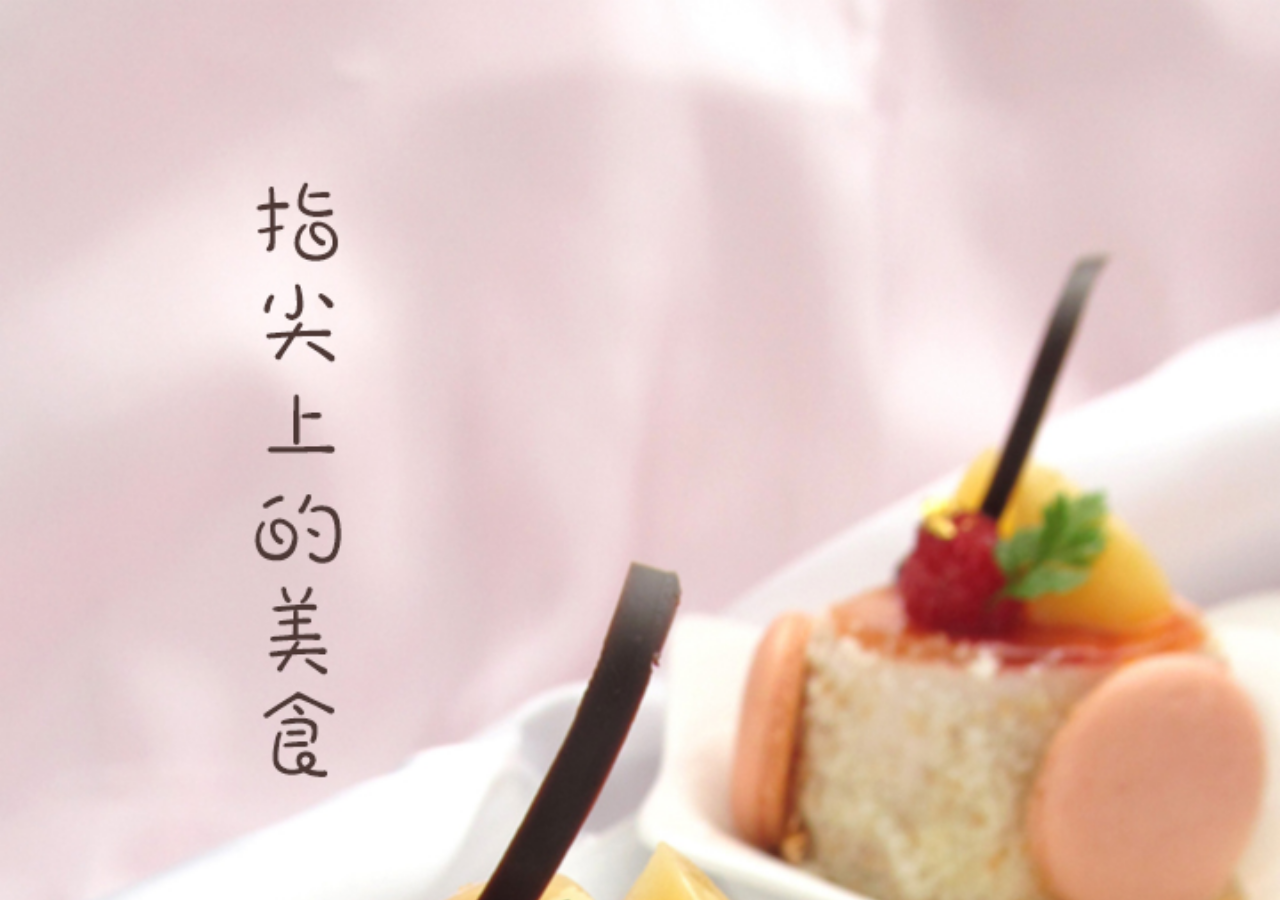
<file: guide.html>
<!DOCTYPE html>
<html>
	<head>
		<meta charset="utf-8">
		<title>Hello MUI</title>
		<meta name="viewport" content="width=device-width, initial-scale=1,maximum-scale=1,user-scalable=no">
		<link rel="stylesheet" href="css/mui.min.css">
		<style>
			#close {
				position: absolute;
				width: 160px;
				left: 50%;
				margin-left: -80px;
				bottom: 15%;
				padding: 10px;
				color: #fff;
				border-color: #fff;
			}
			.item-logo {
				width: 100%;
				height: 100%;
				position: relative;
			}
			.item-logo a {
				width: 200px;
				height: 200px;
				display: block;
				border: 1px solid #FFFFFF;
				border-color: rgba(255, 255, 255, 0.5);
				text-align: center;
				line-height: 200px;
				border-radius: 50%;
				font-size: 40px;
				color: #fff;
				position: absolute;
				top: 15%;
				left: 50%;
				margin-left: -100px;
			}
			.animate {
				position: absolute;
				left: 0;
				bottom: 15%;
				width: 100%;
				color: #fff;
				display: -moz-box;
			}
			.animate h2 {
				text-align: center;
				margin-bottom: 20px;
			}
			.animate li {
				width: 50%;
				height: 30px;
				line-height: 30px;
				list-style: none;
				font-size: 16px;
				text-align: right;
			}
			.animate li:nth-child(3) {
				text-align: left;
				float: right;
			}
			.animated {
				-webkit-animation-duration: 1s;
				-webkit-animation-play-state: paused;
				-webkit-animation-fill-mode: both;
			}
			.guide-show .bounceInDown {
				-webkit-animation-name: bounceInDown;
				-webkit-animation-play-state: running;
				-webkit-animation-delay: 1s;
				display: block;
			}
			.guide-show .bounceInLeft {
				-webkit-animation-name: bounceInLeft;
				display: block;
				-webkit-animation-play-state: running;
			}
			.guide-show .bounceInRight {
				-webkit-animation-name: bounceInRight;
				display: block;
				-webkit-animation-play-state: running;
				-webkit-animation-delay: 0.5s;
			}
			@-webkit-keyframes bounceInDown {
				0%, 60%, 75%, 90%, 100% {
					-webkit-animation-timing-function: cubic-bezier(0.215, 0.610, 0.355, 1.000);
					animation-timing-function: cubic-bezier(0.215, 0.610, 0.355, 1.000);
				}
				0% {
					opacity: 0;
					-webkit-transform: translate3d(0, -3000px, 0);
					transform: translate3d(0, -3000px, 0);
				}
				60% {
					opacity: 1;
					-webkit-transform: translate3d(0, 25px, 0);
					transform: translate3d(0, 25px, 0);
				}
				75% {
					-webkit-transform: translate3d(0, -5px, 0);
					transform: translate3d(0, -5px, 0);
				}
				90% {
					-webkit-transform: translate3d(0, 3px, 0);
					transform: translate3d(0, 3px, 0);
				}
				100% {
					-webkit-transform: none;
					transform: none;
				}
			}
			@-webkit-keyframes bounceInLeft {
				0%, 60%, 75%, 90%, 100% {
					-webkit-animation-timing-function: cubic-bezier(0.215, 0.610, 0.355, 1.000);
					animation-timing-function: cubic-bezier(0.215, 0.610, 0.355, 1.000);
				}
				0% {
					opacity: 0;
					-webkit-transform: translate3d(-3000px, 0, 0);
					transform: translate3d(-3000px, 0, 0);
				}
				60% {
					opacity: 1;
					-webkit-transform: translate3d(25px, 0, 0);
					transform: translate3d(25px, 0, 0);
				}
				75% {
					-webkit-transform: translate3d(-10px, 0, 0);
					transform: translate3d(-10px, 0, 0);
				}
				90% {
					-webkit-transform: translate3d(5px, 0, 0);
					transform: translate3d(5px, 0, 0);
				}
				100% {
					-webkit-transform: none;
					transform: none;
				}
			}
			@-webkit-keyframes bounceInRight {
				0%, 60%, 75%, 90%, 100% {
					-webkit-animation-timing-function: cubic-bezier(0.215, 0.610, 0.355, 1.000);
					animation-timing-function: cubic-bezier(0.215, 0.610, 0.355, 1.000);
				}
				0% {
					opacity: 0;
					-webkit-transform: translate3d(3000px, 0, 0);
					transform: translate3d(3000px, 0, 0);
				}
				60% {
					opacity: 1;
					-webkit-transform: translate3d(-25px, 0, 0);
					transform: translate3d(-25px, 0, 0);
				}
				75% {
					-webkit-transform: translate3d(10px, 0, 0);
					transform: translate3d(10px, 0, 0);
				}
				90% {
					-webkit-transform: translate3d(-5px, 0, 0);
					transform: translate3d(-5px, 0, 0);
				}
				100% {
					-webkit-transform: none;
					transform: none;
				}
			}
		</style>
	</head>

	<body>
		<div id="slider" class="mui-slider mui-fullscreen" style="background-color: black;">
			<div class="mui-slider-group">
				<!-- 第一张 -->
				<div class="mui-slider-item">
					<img src="images/guide1.jpg"/>-->
				</div>
				<div class="mui-slider-item">
					<img src="images/guide2.jpg"/>-->
				</div>
				<!-- 第二张 -->
				<div class="mui-slider-item">
						<div  style="position: absolute;z-index: 5;width: 100%;height: 100%;"onclick="location='login.html'" >
							<!--<button id='close' class="mui-btn mui-btn-warning mui-btn-outlined" ></button>--><!--onclick="location='main.html'"也可以直接跳转过去-->
						</div>
						<img src="images/guide3.jpg"/>
						
				</div>
			</div>
				<!-- 第三张 -->
			
				<!-- 第四张 -->
				
			<!--<div class="mui-slider-indicator">
				<div class="mui-indicator mui-active"></div>
				<div class="mui-indicator"></div>
			
			</div>-->
		</div>
		<script src="js/mui.min.js"></script>

	</body>

</html>
</file>
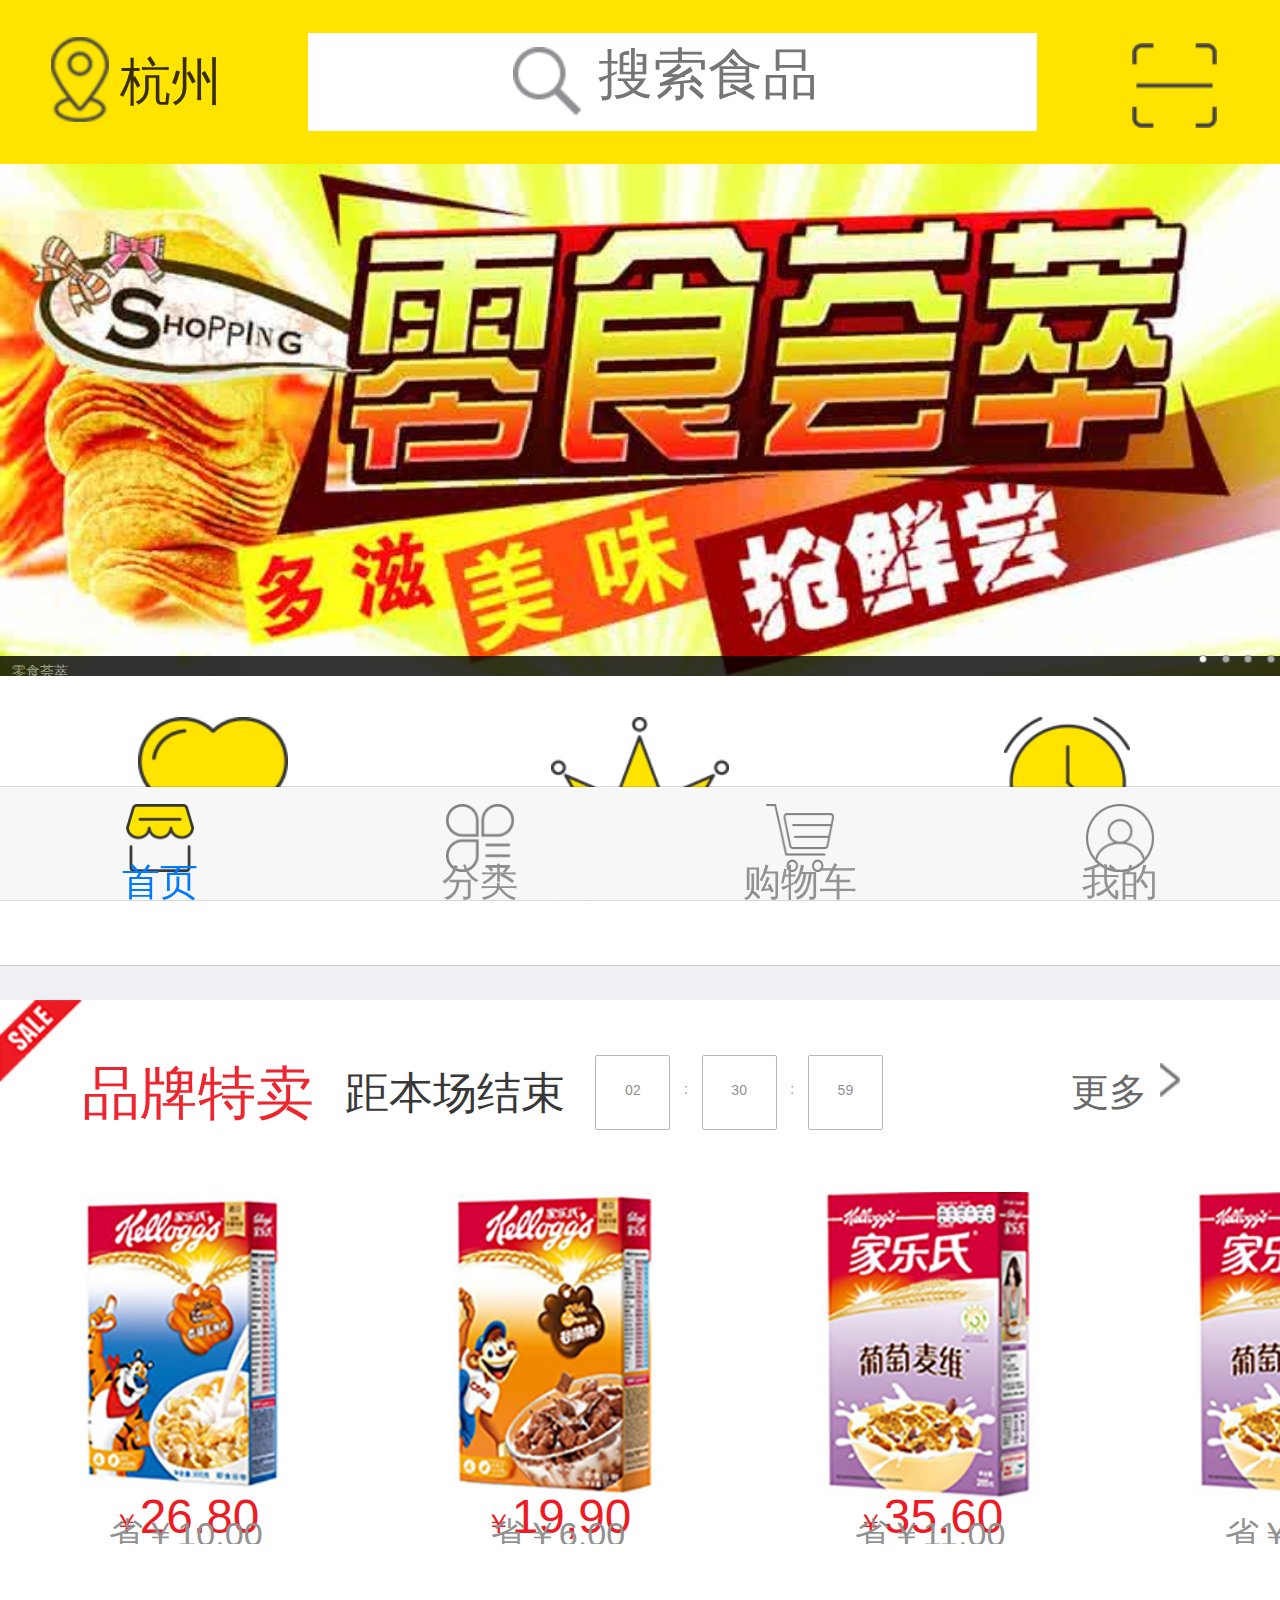
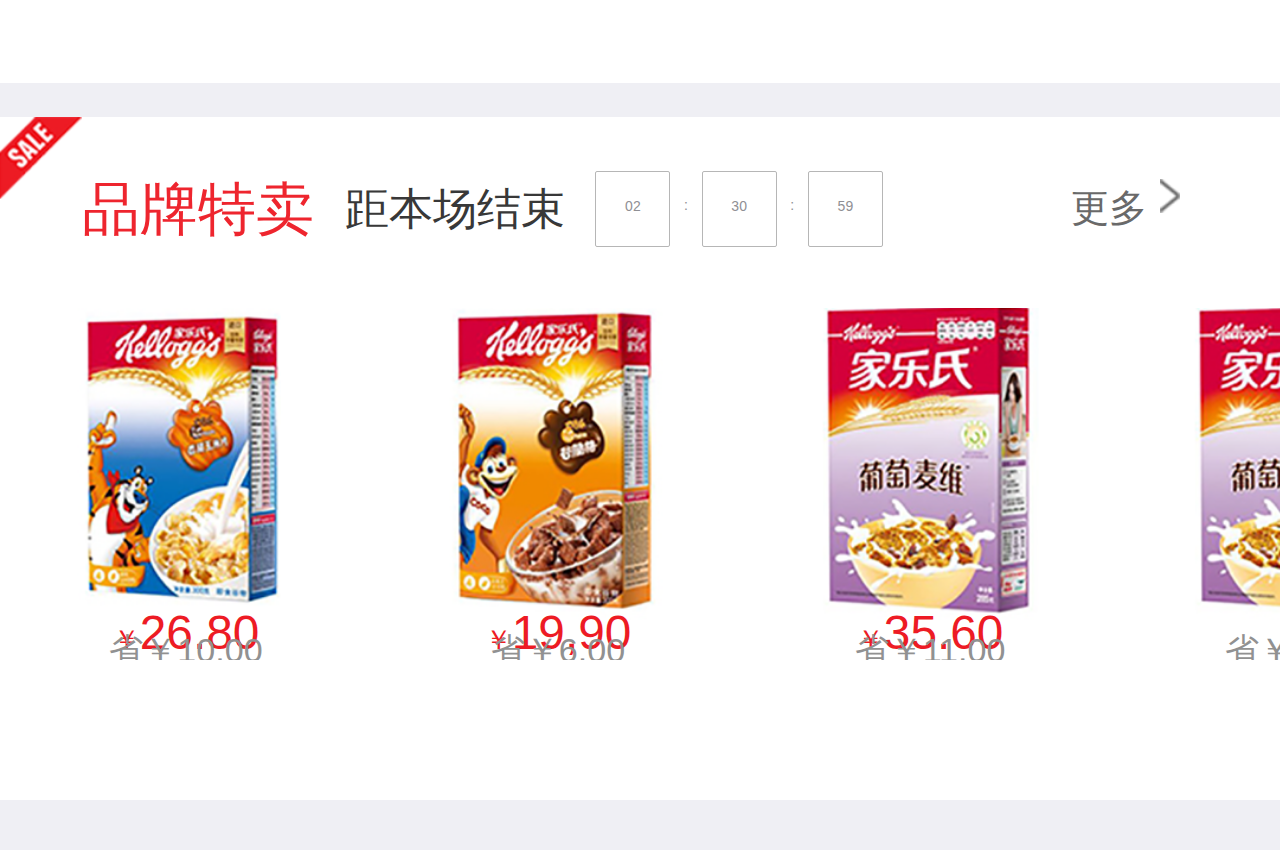
<file: main.html>
﻿<!DOCTYPE html>
<html>
	<head>
		<meta charset="utf-8">
		<meta name="viewport" content="width=device-width,initial-scale=1,minimum-scale=1,maximum-scale=1,user-scalable=no" />
		<title></title>
		<link href="css/mui.min.css" rel="stylesheet" href="css/main.css"/>
		<link rel="stylesheet" href="css/main.css"/>
		<script src="js/mui.min.js"></script>
		<script src="js/jquery-3.1.1.min.js"></script>
		<script src="js/main.js"></script>
    	<script type="text/javascript" charset="utf-8">
			document.documentElement.style.fontSize = document.documentElement.clientWidth/7.5+'px';
		</script>
		<style>
			ul {
				font-size: 14px;
				color: #8f8f94;
			}
			.clearr{clear: both;}
			.mui-btn {
				padding: 10px;
			}
			nav span{font-size: 0.22rem;}
			nav a img{width: 0.4rem;height: 0.4rem;margin: 0.1rem auto 0;display: block;}
			.mui-tab-item .no1{display: block;} 
			.mui-tab-item .no2{display: none;}
			.mui-active .no1{display: none;}
			.mui-active .no2{display: block;} 
			.mui-slider-group .mui-slider-item img{width: 100%;height: 3.06rem;}
		</style>
	</head>
	<body>	
		<!--<header class="mui-bar mui-bar-nav" style="padding-right: 15px; ">
			<h1 class="mui-title">登录模板</h1>
			<button id='setting' class=" mui-pull-right mui-btn-link">设置</button>
		</header>-->
		
		
		<!--底部-->
		<nav class="mui-bar mui-bar-tab">
			<a class="mui-tab-item mui-active" href="#tabbar">
				<img src="images/fl_sy@3x.png" class="no1"/><img src="images/sy_sy@3x.png" class="no2"/>
				<span class="mui-tab-label">首页</span>
			</a>
			<a class="mui-tab-item" href="#tabbar-with-chat">
				<img src="images/sy_fl@3x.png" class="no1"/><img src="images/fl_fl@3x.png" class="no2"/>
				<span class="mui-tab-label">分类</span>
			</a>
			<a class="mui-tab-item" href="#tabbar-with-contact">
				<img src="images/fl_gwc@3x.png" class="no1"/><img src="images/gwc_gwc@3x.png" class="no2"/>
				<span class="mui-tab-label">购物车</span>
			</a>
			<a class="mui-tab-item" href="#tabbar-with-map">
				<img src="images/fl_wode@3x.png" class="no1"/><img src="images/wd_wd@3x.png" class="no2"/>
				<span class="mui-tab-label">我的</span>
			</a>
		</nav>
		
		
		<div class="mui-content" style=" position: absolute; overflow:auto;width: 7.5rem;">
			<!--第一页-->
			<div id="tabbar" class="mui-control-content mui-active">
				<div class="sy_header">
					<a class="sy_header_address"><img src="images/sy_dw@3x.png"/></a>
					<a class="sy_header_hz">杭州</a>
					<div class="sy_header_search">
						<a><img src="images/sy_search@3x.png"/></a> 
						<input type="text" name="" id="" value="" placeholder="搜索食品"/>
					</div>
					<a class="sy_header_sys"><img src="images/sy_sys@3x.png"/></a>
				</div>
				<!--<div class="sy_banner">
					<img src="images/banner_first@3x.png"/>
				</div>-->
				<div class="mui-content">
			<div id="slider" class="mui-slider" style="height: 3rem;margin-top: 0.96rem;">
				<div class="mui-slider-group mui-slider-loop">
					<!-- 额外增加的一个节点(循环轮播：第一个节点是最后一张轮播) -->
					<div class="mui-slider-item mui-slider-item-duplicate">
						<a href="#">
							<img src="images/banner4.jpg">
							<p class="mui-slider-title">静静看这世界</p>
						</a>
					</div>
					<div class="mui-slider-item">
						<a href="#">
							<img src="images/banner4.jpg">
							<p class="mui-slider-title">零食荟萃</p>
						</a>
					</div>
					<div class="mui-slider-item">
						<a href="#">
							<img src="images/banner1.jpg">
							<p class="mui-slider-title">老叶-温州好味道</p>
						</a>
					</div>
					<div class="mui-slider-item">
						<a href="#">
							<img src="images/banner5.jpg">
							<p class="mui-slider-title">超级大回馈</p>
						</a>
					</div>
					<div class="mui-slider-item">
						<a href="#">
							<img src="images/banner3.jpg">
							<p class="mui-slider-title">吃货最光荣</p>
						</a>
					</div>
					<!-- 额外增加的一个节点(循环轮播：最后一个节点是第一张轮播) -->
					<div class="mui-slider-item mui-slider-item-duplicate">
						<a href="#">
							<img src="images/banner4.jpg"/>
							<p class="mui-slider-title">零食荟萃</p>
						</a>
					</div>
				</div>
				<div class="mui-slider-indicator mui-text-right">
					<div class="mui-indicator mui-active"></div>
					<div class="mui-indicator"></div>
					<div class="mui-indicator"></div>
					<div class="mui-indicator"></div>
				</div>
			</div>
		</div>
				
				<div class="sy_menu">
					<a><img src="images/sy_cnxh@3x.png"/><span>猜你喜欢</span></a>
					<a><img src="images/sy_rxtj@3x.png"/><span>热销推荐</span></a>
					<a><img src="images/sy_xsth@3x.png"/><span>限时特惠</span></a>
				</div>
				
				<div class="sy_content">
					<a><img src="images/sy_sale@3x.png"/></a>
					<div class="sy_brand">
						<ul>
							<li>品牌特卖</li>
							<li>距本场结束</li>
							<li>02</li>
							<li>:</li>
							<li>30</li>
							<li>:</li>
							<li>59</li>
							<li>更多</li>
							<li><img src="images/sy_jt@3x.png"/></li>
						</ul>
					<div class="clearr" style="clear: both;"></div>
					<div class="header_cover">
						<div class="sy_brand_pic">
							<div class="">
								<img src="images/sy_brand_pic1.png"/>
								￥<span>26.80</span>
								<p>省￥10.00</p>
							</div>
							<div class="">
								<img src="images/sy_brand_pic2.png"/>
								￥<span>19,90</span>
								<p>省￥6.00</p>
							</div>
							<div class="">
								<img src="images/sy_brand_pic3.png"/>
								￥<span>35.60</span>
								<p>省￥11.00</p>
							</div>
							<div class="">
								<img src="images/sy_brand_pic3.png"/>
								￥<span>4</span>
								<p>省￥10.00</p>
							</div>
						</div>
					</div>
				</div>
				
				
				<div class="sy_content sy_content2">
					<a><img src="images/sy_sale@3x.png"/></a>
					<div class="sy_brand">
						<ul>
							<li>品牌特卖</li>
							<li>距本场结束</li>
							<li>02</li>
							<li>:</li>
							<li>30</li>
							<li>:</li>
							<li>59</li>
							<li>更多</li>
							<li><img src="images/sy_jt@3x.png"/></li>
						</ul>
					<div class="clearr" style="clear: both;"></div>
					<div class="header_cover">
						<div class="sy_brand_pic">
							<div class="">
								<img src="images/sy_brand_pic1.png"/>
								￥<span>26.80</span>
								<p>省￥10.00</p>
							</div>
							<div class="">
								<img src="images/sy_brand_pic2.png"/>
								￥<span>19,90</span>
								<p>省￥6.00</p>
							</div>
							<div class="">
								<img src="images/sy_brand_pic3.png"/>
								￥<span>35.60</span>
								<p>省￥11.00</p>
							</div>
							<div class="">
								<img src="images/sy_brand_pic3.png"/>
								￥<span>4</span>
								<p>省￥10.00</p>
							</div>
						</div>
					</div>
				</div>
			</div>
		</div>
	</div>
			
			
			<!--fl-->
			<div id="tabbar-with-chat" class="mui-control-content" style="position: relative;background: white;">
				<div class="fl_title">
					<div class="fl_search">
						<a><img src="images/fl_search@3x.png"/></a>
						<input type="text" name="" id="" value="" placeholder="搜索食品"/>
					</div>
				</div>
				<div style="height: 0.96rem;"></div>
				<div class="fl_menu">
					<a>热门推荐</a>
					<a>进口零食</a>
					<a>休闲食品</a>
					<a>保健食品</a>
					<a>方便速食</a>
					<a>饼干糕点</a>
					<a>见过炒货</a>
					<a>热门推荐</a>
					<a>进口零食</a>
					<a>休闲食品</a>
					<a>保健食品</a>
					<a>方便速食</a>
				</div>
				<div class="fl_right">
					<div class="fl_snack">
						<a><img src="images/fl_pic3.png"/><span>软糖</span></a>
						<a><img src="images/fl_pic3.png"/><span>软糖</span></a>
						<a><img src="images/fl_pic3.png"/><span>软糖</span></a>
						<a><img src="images/fl_pic3.png"/><span>软糖</span></a>
						<a><img src="images/fl_pic3.png"/><span>软糖</span></a>
						<a><img src="images/fl_pic3.png"/><span>软糖</span></a>
						<a><img src="images/fl_pic3.png"/><span>软糖</span></a>
						<a><img src="images/fl_pic3.png"/><span>软糖</span></a>
						<a><img src="images/fl_pic3.png"/><span>软糖</span></a>
						<a><img src="images/fl_pic3.png"/><span>软糖</span></a>
						<a><img src="images/fl_pic3.png"/><span>软糖</span></a>
						<a><img src="images/fl_pic3.png"/><span>软糖</span></a>
						<a><img src="images/fl_pic3.png"/><span>软糖</span></a>
					</div>
					<div class="fl_snack">
						<a><img src="images/fl_pic4.png"/><span>海苔</span></a>
						<a><img src="images/fl_pic4.png"/><span>海苔</span></a>
						<a><img src="images/fl_pic4.png"/><span>海苔</span></a>
						<a><img src="images/fl_pic4.png"/><span>海苔</span></a>
						<a><img src="images/fl_pic4.png"/><span>海苔</span></a>
						<a><img src="images/fl_pic4.png"/><span>海苔</span></a>
						<a><img src="images/fl_pic4.png"/><span>海苔</span></a>
						<a><img src="images/fl_pic4.png"/><span>海苔</span></a>
						<a><img src="images/fl_pic4.png"/><span>海苔</span></a>
						<a><img src="images/fl_pic4.png"/><span>海苔</span></a>
						<a><img src="images/fl_pic4.png"/><span>海苔</span></a>
					</div>
					<div class="fl_snack">
						<a><img src="images/fl_pic5.png"/><span>海苔</span></a>
						<a><img src="images/fl_pic5.png"/><span>海苔</span></a>
						<a><img src="images/fl_pic5.png"/><span>海苔</span></a>
						<a><img src="images/fl_pic5.png"/><span>海苔</span></a>
						<a><img src="images/fl_pic5.png"/><span>海苔</span></a>
						<a><img src="images/fl_pic5.png"/><span>海苔</span></a>
					</div>
					<div class="fl_snack">
						<a><img src="images/fl_pic6.png"/><span>海苔</span></a>
						<a><img src="images/fl_pic6.png"/><span>海苔</span></a>
						<a><img src="images/fl_pic6.png"/><span>海苔</span></a>
						<a><img src="images/fl_pic6.png"/><span>海苔</span></a>
						<a><img src="images/fl_pic6.png"/><span>海苔</span></a>
					</div>
					<div class="fl_snack">
						<a><img src="images/fl_pic1.png"/><span>巧克力</span></a>
						<a><img src="images/fl_pic1.png"/><span>巧克力</span></a>
						<a><img src="images/fl_pic1.png"/><span>巧克力</span></a>
						<a><img src="images/fl_pic1.png"/><span>巧克力</span></a>
						<a><img src="images/fl_pic1.png"/><span>巧克力</span></a>
						<a><img src="images/fl_pic1.png"/><span>巧克力</span></a>
						<a><img src="images/fl_pic1.png"/><span>巧克力</span></a>
						<a><img src="images/fl_pic1.png"/><span>巧克力</span></a>
					</div>
					<div class="fl_snack">
						<a><img src="images/fl_pic7.png"/><span>口香糖</span></a>
						<a><img src="images/fl_pic7.png"/><span>口香糖</span></a>
						<a><img src="images/fl_pic7.png"/><span>口香糖</span></a>
						<a><img src="images/fl_pic7.png"/><span>口香糖</span></a>
						<a><img src="images/fl_pic7.png"/><span>口香糖</span></a>
						<a><img src="images/fl_pic7.png"/><span>口香糖</span></a>
					</div>
					<div class="fl_snack"> 
						<a><img src="images/fl_pic8.png"/><span>奶片</span></a>
						<a><img src="images/fl_pic8.png"/><span>奶片</span></a>
						<a><img src="images/fl_pic8.png"/><span>奶片</span></a>
						<a><img src="images/fl_pic8.png"/><span>奶片</span></a>
					</div>
					<div class="fl_snack">
						<a><img src="images/fl_pic7.png"/><span>口香糖</span></a>
						<a><img src="images/fl_pic7.png"/><span>口香糖</span></a>
						<a><img src="images/fl_pic7.png"/><span>口香糖</span></a>
					</div>
					<div class="fl_snack">
						<a><img src="images/fl_pic1.png"/><span>巧克力</span></a>
						<a><img src="images/fl_pic1.png"/><span>巧克力</span></a>
					</div>
					<div class="fl_snack">
						<a><img src="images/fl_pic4.png"/><span>巧克力</span></a>
						<a><img src="images/fl_pic3.png"/><span>巧克力</span></a>
					</div>
					<div class="fl_snack">
						<a><img src="images/fl_pic6.png"/><span>巧克力</span></a>
						<a><img src="images/fl_pic4.png"/><span>巧克力</span></a>
						<a><img src="images/fl_pic5.png"/><span>巧克力</span></a>
					</div>
				</div>
				
				
			</div>
			
			
			<div id="tabbar-with-contact" class="mui-control-content" style="position: relative;height: 13rem;">
				<div class="gwc_title">
					<a>购物车</a>
					<span>编辑</span>
				</div>
				<div style="height: 1.16rem;"></div>
				
				<div class="gwc_product">
					<div class="gwc_select">
						<i>
							<img src="images/gwc_wxz@3x.png" class="gwc_show"/>
							<img src="images/gwc_xz@3x.png" class="gwc_hide"/>
						</i>
						<i>
							<img src="images/gwc_wxz@3x.png" class="gwc_show"/>
							<img src="images/gwc_xz@3x.png" class="gwc_hide"/>
						</i>
						
					</div>
					<div class="gwc_product_title" id="gwc_product_title">
						<img src="images/gwc_qi.png"/>
						<a>食全食美零食商城</a>
						<span>领卷</span>
						<span>编辑</span>
					</div>
					<div class="gwc_production">
						<img src="images/gwc_product.png"/>
						<div class="gwc_production_intro">
							<h6>日本进口零食森永BAKE CRE...</h6>
							<p>奶油夹心</p>
							<a>￥12.00</a>
							<ul>
								<li class="gwc_de">-</li>
								<li class="gwc_co">1</li>
								<li class="gwc_ad">+</li>
							</ul>
						</div>
					</div>
				</div>
				
				
				<div class="gwc_product">
					<div class="gwc_select">
						<i>
							<img src="images/gwc_wxz@3x.png" class="gwc_show" id="gwc_show"/>
							<img src="images/gwc_xz@3x.png" class="gwc_hide"/>
						</i>
						<i>
							<img src="images/gwc_wxz@3x.png" class="gwc_show"/>
							<img src="images/gwc_xz@3x.png" class="gwc_hide"/>
						</i>
						<i>
							<img src="images/gwc_wxz@3x.png" class="gwc_show"/>
							<img src="images/gwc_xz@3x.png" class="gwc_hide"/>
						</i>
						<i>
							<img src="images/gwc_wxz@3x.png" class="gwc_show"/>
							<img src="images/gwc_xz@3x.png" class="gwc_hide"/>
						</i>
					</div>
					<div class="gwc_product_title">
						<img src="images/gwc_qi.png"/>
						<a>食全食美零食商城</a>
						<span>领卷</span>
						<span>编辑</span>
					</div>
					<div class="gwc_production">
						<img src="images/gwc_product.png"/>
						<div class="gwc_production_intro">
							<h6>日本2进口零食森永BAKE CRE...</h6>
							<p>奶油夹心</p>
							<a>￥12.00</a>
							<ul>
								<li class="gwc_de">-</li>
								<li class="gwc_co">2</li>
								<li class="gwc_ad">+</li>
							</ul>
						</div>
					</div>
					<div style="clear: both;"></div>
					
					<div class="gwc_production">
						<img src="images/gwc_product.png"/>
						<div class="gwc_production_intro">
							<h6>日本2进口零食森永BAKE CRE...</h6>
							<p>奶油夹心</p>
							<a>￥12.00</a>
							<ul>
								<li class="gwc_de">-</li>
								<li class="gwc_co">5</li>
								<li class="gwc_ad">+</li>
							</ul>
						</div>
					</div>
					<div style="clear: both;"></div>
					<div class="gwc_production gwc_production2">
						<img src="images/gwc_product.png"/>
						<div class="gwc_production_intro">
							<h6>日本进口零食森永BAKE CRE...</h6>
							<p>奶油夹心</p>
							<a>￥12.00</a>
							<ul>
								<li class="gwc_de" id="gwc_decrease">-</li>
								<li class="gwc_co" id='gwc_count'>3</li>
								<li class="gwc_ad" id="gwc_add">+</li>
							</ul>
						</div>
					</div>
				</div>
				<div style="clear: both;"></div>
				
				<div class="gwc_price">
					<li>
						<img src="images/gwc_wxz@3x.png" class="gwc_show1"/>
						<img src="images/gwc_xz@3x.png" class="gwc_hide1"/>
					</li>
					<li>全选</li>
					<li>合计</li>
					<li>
						<a>￥36.00</a>
						<p>不含运费</p>
					</li>
					<li>结算</li>
				</div>
				
			</div>
			
			
			
			<div id="tabbar-with-map" class="mui-control-content" style="position: relative;overflow: hidden;">
				<div class="my_circle" id="myCircle"></div>
				<div class="my_title">
					<img src="images/wd_sz@3x.png"/>
					<img src="images/wd_qd@3x.png"/>
					<img src="images/wd_xx@3x.png"/>
				</div> 
				<div class="my_photo_cover" id="my_ph"> 
					<div class="my_photo">
						<div class="my_my">
							<img src="images/my_photo.png" id="myPhoto"/>
						</div>
						<p>✿、小王子的玫瑰花~</p>
						<span>LV 6</span>
						<div class="my_charac" id="my_charac">
							<ul>
								<li>白羊座</li>
								<li>唱歌</li>
								<li>看书</li>
								<li>弹吉他</li>
								<li>+</li>
							</ul>
						</div>
					</div>
				</div>
				
				
				
				<div class="my_bgcover"></div>
				
				<div class="goods">
					<img src="images/wd_dd@3x.png"/>
					<a>我的订单</a>
					<span>查看全部订单</span>
					<img src="images/wd_jt@3x.png"/>
				</div>
				
				<div class="my_menu">
					<a><img src="images/wd_dfk@3x.png"/><span>代付款</span></a>
					<a><img src="images/wd_dfh@3x.png"/><span>代发货</span></a>
					<a><img src="images/wd_dsh@3x.png"/><span>待收货</span></a>
					<a><img src="images/wd_dpj@3x.png"/><span>待评价</span></a>
					<a><img src="images/wd_tk@3x.png"/><span>退款/售后</span></a>
				</div>
				<div class="my_submenu">
					<li>
						<img src="images/wd_zh@3x.png"/>
						<a>我的账户</a>
						<img src="images/wd_jt@3x.png"/>
						<span>余额·优惠卷·积分·金币</span>
					</li>
					<li>
						<img src="images/wd_sc@3x.png"/>
						<a>我的收藏</a>
						<img src="images/wd_jt@3x.png"/>
					</li>
				</div>
				<div class="my_submenu my_submenu2">
					<li>
						<img src="images/wd_zj@3x.png"/>
						<a>我的足迹</a>
						<img src="images/wd_jt@3x.png"/>
					</li>
					<li>
						<img src="images/wd_kf@3x.png"/>
						<a>联系客服</a>
						<img src="images/wd_jt@3x.png"/>
						<span>010-62336530</span>
					</li>
					<li>
						<img src="images/wd_yj@3x.png"/>
						<a>意见反馈</a>
						<img src="images/wd_jt@3x.png"/>
					</li>
				</div>
				
				<button class="my_out">退出登录</button>
			</div>
		</div>
	</body>
	<script src="js/mui.min.js"></script>
	<script>
		mui.init({
			swipeBack:true //启用右滑关闭功能
		});
		
	</script>
</html>
</file>
<file: css/main.css>
.sy_header{
	position: fixed;top: 0;left: 0;z-index: 9;
	display: flex;align-items: center;
	background: #FFE400;
	height: 0.96rem;width: 100%;
}
.sy_header_address img{height: 0.5rem;margin: 0 0.07rem 0 0.3rem;}
.sy_header_hz{font-size: 0.3rem;color: #362e00;margin-right: 0.5rem;}
.sy_header_search{
	display: flex;background: white;
	height: 0.57rem;width: 4.27rem;
	box-sizing: border-box;padding-left: 1.2rem;
	padding-top: 0.08rem;
}
.sy_header_search img{height: 0.4rem;}
.sy_header_search input{
	height: 0.32rem;line-height: normal;border: none;
	font-size: 0.32rem;padding-left: 0.1rem;background: none;
	
}
.sy_header_sys img{height: 0.5rem;margin-left: 0.56rem;margin-top: 0.07rem;}
.sy_banner{margin-top: 0.96rem;}
.sy_banner img{width: 100%;display: block;}

.sy_menu{
	display: flex;justify-content: space-around;
	height: 1.7rem;border-bottom: 1px solid #cccccc;
	margin-bottom: 0.2rem;background: white;
} 
.sy_menu a{font-size: 0.26rem;color: #232426;}
.sy_menu a img{height: 0.8rem;display: block;margin: 0.24rem auto 0.08rem;}

.sy_content{position: relative;}
div.sy_content2{margin-top: 0.2rem;}
.sy_brand{
	padding-top: 0.32rem;
	box-sizing: border-box;
	height: 4rem;background: white;
}
.sy_brand ul{list-style: none;padding-left: 0.48rem;display: flex;margin-top: 0;}
.sy_brand li{
	height: 0.44rem;line-height: 0.44rem;
}
.sy_brand li:first-of-type{font-size: 0.34rem;color: #EE252E;}
.sy_brand li:nth-of-type(2){font-size: 0.26rem;color: #383838;margin: 0 0.18rem 0.28rem;}
.sy_brand li:nth-of-type(3),.sy_brand li:nth-of-type(5),.sy_brand li:nth-of-type(7){
	height: 0.44rem;border: 1px solid #b6b6b6;width: 0.44rem;text-align: center;
	border-radius: 2px;line-height: 0.4rem;
}
.sy_brand li:nth-of-type(4),.sy_brand li:nth-of-type(6){
	line-height: 0.4rem;margin: 0 0.08rem;
}
.sy_brand li:nth-of-type(8){font-size: 0.22rem;color: #696969;margin-left: 1.1rem;}
.sy_brand li:nth-of-type(9) img{height: 0.2rem;margin-left: 0.08rem;margin-top: -0.5rem;}
.sy_content a:first-of-type{position: absolute;left: 0;top: 0;}
.sy_content a img{width: 0.48rem;height: 0.48rem;}
.header_cover{overflow: auto;width: 7.5rem;}
.sy_brand_pic{ 
	display: flex;justify-content: space-around;
	width: 8.72rem;text-align: center;
	font-size: 0.16rem;color: #ED1B24;
}
.sy_brand_pic img{width: 1.28rem;height: 1.84rem;display: block;margin: 0 auto;}
.sy_brand_pic span{font-size: 0.28rem;color: #ED1B24;}
.sy_brand_pic p{font-size: 0.2rem;color: #919191;line-height: 0;}

/*shouye end*/


.fl_title{
	width: 100%;height: 0.96rem;
	background: #FEE500;padding-top: 0.2rem;
	box-sizing: border-box;position: fixed;
	top: 0;left: 0;z-index: 99;
}
.fl_search{
	display: flex;width: 6.48rem;height: 0.57rem;
	background: white;border-radius: 0.05rem;
	padding-left: 2.34rem;margin-left: 0.52rem;
	box-sizing: border-box;padding-top: 0.1rem;
}
.fl_search img{height: 0.4rem;}
.fl_search input{height: 0.32rem;line-height: normal;font-size: 0.32rem;margin-left: 0.1rem;padding-left: 0;border: 0;}

.fl_menu{overflow: auto;height: 10.85rem;}
.fl_menu a{
	display: block;
	height: 1rem;line-height: 1rem;
	width: 1.4rem;font-size: 0.3rem;
	background: #F2F2F2;color: #848484;
	text-align: center;border-bottom: 1px solid #E4E4E4;border-right: 1px solid #E4E4E4;
}
.fl_menu a:first-of-type{background: white;border-right: none;}
.fl_snack{
	position: absolute;
	left: 1.4rem;top: 0.96rem;
	width: 6.1rem;background: white;
	padding-top: 0.36rem;display: none;
	overflow: auto;height: 10.85rem;
}
.fl_snack a{width: 33%;display: block;text-align: center;color: #323232;float: left;}
.fl_snack a:last-of-type{margin-bottom: 0.5rem;}
.fl_snack img{width: 1.9rem;height: 1.9rem;display: block;margin: 0.2rem auto 0.18rem;}
.fl_right div:first-of-type{display: block;}

/*fl end*/

.gwc_title{z-index: 9; position: fixed;top: 0;left: 0;height: 0.96rem;background: #FEE500;width: 100%;line-height: 0.96rem;}
.gwc_title a{margin-left: 3.22rem;font-size: 0.38rem;color: #3e3e3e;}
.gwc_title span{margin-right: 0.3rem;font-size: 0.32rem;float: right;color: #7b7b7b;}

.gwc_product{
	width: 100%;background: white;
	box-sizing: border-box;padding: 0.4rem 0 0.72rem 0.98rem;
	margin-bottom: 0.2rem;position: relative;
}
.gwc_product i{display: block;position: absolute;left: 0.18rem;top: 0.4rem;}
.gwc_product i:nth-of-type(2){top: 1.7rem;}
.gwc_product i:nth-of-type(3){top: 3.3rem;}
.gwc_product i:nth-of-type(4){top: 5.2rem;}
.gwc_product i img{width: 0.4rem;height: 0.4rem;}
.gwc_product_title{height: 0.44rem;display: flex;align-items: center;margin-bottom: 0.28rem;}
.gwc_product_title img{height: 0.5rem;}
.gwc_product_title a{font-size: 0.3rem;color: #404040;}
.gwc_product_title span{font-size: 0.24rem;color: #7a7a7a;padding-top: 0.05rem;}
.gwc_product_title span:first-of-type{margin: 0 0.18rem 0 2.1rem;}
.gwc_production img{width: 1.5rem;height: 1.5rem;float: left;margin-right: 0.38rem;}
.gwc_production h6{font-size: 0.28rem;color: #3c3c3c;}
.gwc_production p{font-size: 0.24rem;color: #9e9e9e;}
.gwc_production a{font-size: 0.3rem;color: #e81212;float: left;}
.gwc_production ul{
	float: left;display: flex;margin: 0;padding: 0;
	width: 1.55rem;margin-left: 1.9rem;
	border: 1px solid #E6E6E6;
}
.gwc_production li{
	font-size: 0.3rem;
	list-style: none;flex-grow: 2;
	text-align: center;border: 1px solid #F7F7F7;
	width: ;
}
.gwc_production li:nth-of-type(2){flex-grow: 5;}
.gwc_production2{margin-top: 0.4rem;}


.gwc_price{
	position: fixed;bottom: 1.04rem;left: 0;
	width: 100%;height: 0.9rem;background: white;
}
.gwc_price li{float: left;list-style: none;}
.gwc_price li img{height: 0.4rem;width: 0.4rem;margin: 0.25rem 0.1rem 0 0.3rem;}
.gwc_price li img.gwc_hide{display: block;}
.gwc_price li:nth-of-type(2){font-size: 0.24rem;color: #c7c7c7;margin-top: 0.26rem;}
.gwc_price li:nth-of-type(3){font-size: 0.26rem;color: #B1B1B1;margin: 0.18rem 0.3rem 0 1.75rem;}
.gwc_price li:nth-of-type(4){margin-top: 0.1rem;}
.gwc_price li:nth-of-type(4) a{font-size: 0.26rem;color: #E41A18;}
.gwc_price li:nth-of-type(4) p{font-size: 0.18rem;color: #B2B2B2;line-height: 0.1rem;margin-left: 0.05rem;}
.gwc_price li:nth-of-type(5){
	color: #FFFFFF;	background: #E0250F;float: right;height: 0.9rem;width: 2.5rem;
	line-height: 0.9rem;text-align: center;font-size: 0.34rem;
}
.gwc_hide,.gwc_hide1{display: none;}


/*gwc end*/


.my_circle{
	width: 20rem;height: 20rem;transition: .5s linear;
	border-radius: 50%;position: absolute;
	top: -16.2rem;left: -6.15rem;background: #FEE500;z-index: 1;/*top: -5rem;*/
}
.my_charac ul{position: relative;}
.my_charac{
	position: absolute;left: 0rem;top: -2rem;width: 5.5rem;height: 5.5rem;
	border-radius: 50%;margin-left: 1rem;opacity: 0;
}
.my_charac li{
	list-style: none;width: 1.2rem;height: 1.2rem;border: 1.2px solid rgba(255,255,255,.4);
	border-radius: 50%;text-align: center;line-height: 1rem;
	position: absolute;background: rgba(0,0,0,0.1);
}
.my_charac li:nth-of-type(1){left: 0rem;top: 1rem;}
.my_charac li:nth-of-type(2){left: 2.3rem;top: -0.4rem;}
.my_charac li:nth-of-type(3){left: 4.4rem;top: 1rem;}
.my_charac li:nth-of-type(4){left: 3.9rem;top: 3.8rem;}
.my_charac li:nth-of-type(5){left: 0.6rem;top: 3.8rem;font-size: 0.6rem;}

.my_title{position: relative;z-index: 1;height: 0.8rem;margin-top: 0.23rem;}
.my_title img{height: 0.5rem;}
.my_title img:first-of-type{margin-left: 0.3rem;}
.my_title img:nth-of-type(2){margin-right: 0.26rem;float: right;}
.my_title img:nth-of-type(3){margin-right: 0.3rem;float: right;}
.my_photo{position: relative;text-align: center;}
.my_photo_cover{
	position: absolute;z-index: 1;left: 0;
	top: 0.96rem;width: 100%;transition: .5s linear; 
}
.my_photo img{height: 1.4rem;width: 1.4rem;}
.my_photo div.my_my{
	height: 1.4rem;width: 1.4rem;
	border-radius: 50%;overflow: hidden;
	margin: 0.28rem auto 0.24rem;position: relative;z-index: 9;
}
.my_photo p{font-size: 0.3rem;color: #454341;}
.my_photo span{
	display: block;background: #FF5B00;
	font-size: 0.2rem;color: #ffffff;
	position: absolute;left: 4.05rem;top: 1.18rem;
	height: 0.25rem;width: 0.6rem;line-height: 0.25rem;
	border-radius: 0.05rem;z-index: 10;
}

.my_bgcover{width: 100%;height: 2rem;background: white;position: absolute;top: 1.5rem;left: 0;}

.goods{background: white;display: flex;align-items: center;padding-top: 3rem;width: 100%;border-bottom: 1px solid #cccccc;padding-bottom: 0.24rem;}
.goods img:first-of-type{margin: 0 0.22rem 0 0.2rem;height: 0.4rem;}
.goods a{font-size: 0.3rem;color: #333333;}
.goods span{font-size: 0.26rem;color: #838383;margin-left: 3.3rem;}
.goods img:last-of-type{height: 0.26rem;margin-left: 0.2rem;}

.my_menu{
	background: white;
	display: flex;justify-content: space-around;
	border-bottom: 1px solid #CCCCCC;padding-bottom: 0.22rem;margin-bottom: 0.16rem;
}
.my_menu img{height: 0.6rem;display: block;margin: 0.32rem auto 0.16rem;}
.my_menu a{font-size: 0.2rem;color: #333333;}

.my_submenu{background: white;}
.my_submenu li{height: 0.9rem;list-style: none;line-height: 0.9rem;border-bottom: 1px solid #cccccc;}
.my_submenu li:nth-of-type(2){margin-bottom: 0.2rem;}
.my_submenu li img:first-of-type{height: 0.6rem;vertical-align: text-bottom;margin-left: 0.2rem;}
.my_submenu li a{font-size: 0.3rem;color: #333333;}
.my_submenu li span{font-size: 0.26rem;color: #838383;float: right;}
.my_submenu li img:last-of-type{height: 0.26rem;float: right;margin-right: 0.2rem;margin-top: 0.32rem;margin-left: 0.2rem;}
.my_out{
	width: 4rem;height: 1rem;margin: 0.2rem 0 0.2rem 1.74rem;
	background: #CF2D28;border-radius: 0.36rem;
	font-size: 0.36rem;color: white;border: none;
}
</file>
